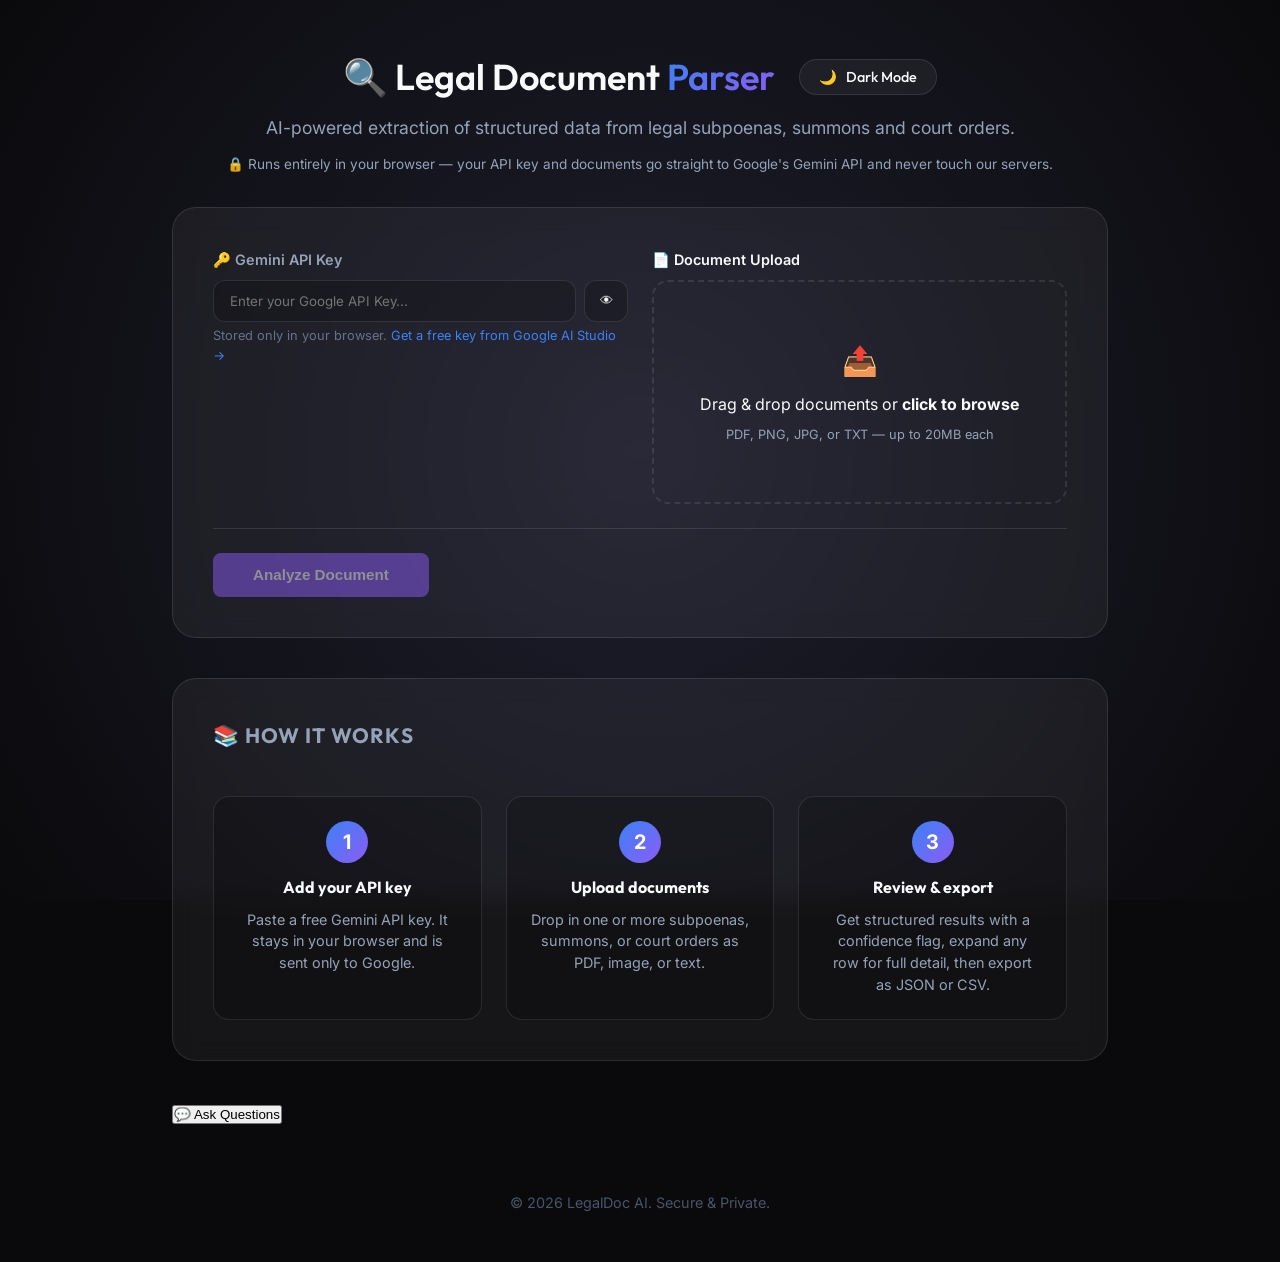
<file: index.html>
<!DOCTYPE html>
<html lang="en">

<head>
    <meta charset="UTF-8">
    <meta name="viewport" content="width=device-width, initial-scale=1.0">
    <title>Legal Doc Parser | AI-Powered Subpoena Analysis</title>
    <meta name="description" content="Drop in a subpoena, summons, or court order and get structured, reviewable data back in seconds. Runs entirely in your browser.">
    <link rel="stylesheet" href="style.css">
    <link rel="preconnect" href="https://fonts.googleapis.com">
    <link rel="preconnect" href="https://fonts.gstatic.com" crossorigin>
    <link href="https://fonts.googleapis.com/css2?family=Outfit:wght@300;400;600&family=Inter:wght@400;500&display=swap"
        rel="stylesheet">
</head>

<body>
    <div class="glass-bg"></div>
    <div class="app-container">
        <header>
            <div class="header-content">
                <h1>🔍 Legal Document <span class="gradient-text">Parser</span></h1>
                <button id="theme-toggle" class="btn-icon theme-toggle" title="Toggle Theme">
                    <span id="theme-icon">🌙</span>
                    <span id="theme-text">Dark Mode</span>
                </button>
            </div>
            <p class="subtitle">AI-powered extraction of structured data from legal subpoenas, summons and court orders.</p>
            <p class="privacy-note">🔒 Runs entirely in your browser — your API key and documents go straight to Google's Gemini API and never touch our servers.</p>
        </header>

        <main>
            <section id="main-interface" class="card">
                <div class="setup-grid">
                    <div class="input-group">
                        <label for="api-key">🔑 Gemini API Key</label>
                        <div class="key-input-row">
                            <input type="password" id="api-key" placeholder="Enter your Google API Key...">
                            <button type="button" id="toggle-key" class="btn-icon" title="Show/hide key">👁</button>
                        </div>
                        <p class="hint">Stored only in your browser. <a href="https://aistudio.google.com/apikey" target="_blank" rel="noopener">Get a free key from Google AI Studio →</a></p>
                    </div>
                    <div class="upload-container">
                        <label>📄 Document Upload</label>
                        <input type="file" id="file-input" hidden accept=".pdf,.txt,.png,.jpg,.jpeg" multiple>
                        <div id="drop-zone" class="drop-zone">
                            <div class="drop-zone-content">
                                <span class="upload-icon">📤</span>
                                <p>Drag & drop documents or <strong>click to browse</strong></p>
                                <span class="file-types">PDF, PNG, JPG, or TXT — up to 20MB each</span>
                            </div>
                        </div>
                    </div>
                </div>

                <div id="file-info" class="file-info hidden">
                    <div id="file-list" class="file-list"></div>
                </div>

                <div class="action-bar">
                    <button id="analyze-btn" class="btn-primary" disabled>Analyze Document</button>
                </div>
            </section>

            <section id="how-it-works" class="card">
                <div class="card-header">
                    <h2>📚 How It Works</h2>
                </div>
                <div class="steps-container">
                    <div class="step-card">
                        <div class="step-number">1</div>
                        <h3>Add your API key</h3>
                        <p>Paste a free Gemini API key. It stays in your browser and is sent only to Google.</p>
                    </div>
                    <div class="step-card">
                        <div class="step-number">2</div>
                        <h3>Upload documents</h3>
                        <p>Drop in one or more subpoenas, summons, or court orders as PDF, image, or text.</p>
                    </div>
                    <div class="step-card">
                        <div class="step-number">3</div>
                        <h3>Review & export</h3>
                        <p>Get structured results with a confidence flag, expand any row for full detail, then export as JSON or CSV.</p>
                    </div>
                </div>
            </section>

            <section id="status-section" class="card hidden">
                <h2><span class="icon">⚡</span> Analysis Progress</h2>
                <p id="status-text" class="status-text"></p>
                <div class="status-steps">
                    <div class="step" data-step="upload">
                        <div class="step-dot"></div>
                        <span>Uploading Document</span>
                    </div>
                    <div class="step" data-step="parse">
                        <div class="step-dot"></div>
                        <span>AI Parsing...</span>
                    </div>
                </div>
                <div class="loader-bar">
                    <div class="loader-progress"></div>
                </div>
            </section>

            <section id="error-section" class="card hidden">
                <div class="error-content">
                    <div class="error-icon">⚠️</div>
                    <h2 id="error-title">Analysis Failed</h2>
                    <p id="error-message"></p>
                    <button id="retry-btn" class="btn-primary">Try Again</button>
                </div>
            </section>

            <section id="result-section" class="card hidden">
                <div class="card-header">
                    <h2>Extraction Results</h2>
                    <div class="button-group">
                        <button id="copy-json" class="btn-secondary">Copy JSON</button>
                        <button id="download-json" class="btn-secondary">⬇ JSON</button>
                        <button id="download-csv" class="btn-secondary">⬇ CSV</button>
                    </div>
                </div>
                <p class="result-hint">Click a row to expand full details, including masked sensitive fields.</p>
                <div class="table-container">
                    <table id="results-table">
                        <thead>
                            <tr>
                                <th>File Name</th>
                                <th>Type</th>
                                <th>Customer / Company</th>
                                <th>Case #</th>
                                <th>Due Date</th>
                                <th>Confidence</th>
                                <th>Status</th>
                                <th>Download</th>
                            </tr>
                        </thead>
                        <tbody></tbody>
                    </table>
                </div>
            </section>

            <section id="chat-section" class="card hidden">
                <div class="card-header">
                    <h2><span class="icon">💬</span> Document Assistant</h2>
                </div>
                <div id="chat-history" class="chat-history">
                    <div class="chat-message ai">
                        How can I help you understand these documents?
                    </div>
                </div>
                <div class="chat-input-group">
                    <input type="text" id="chat-input" placeholder="Ask a question about the document(s)...">
                    <button id="send-chat" class="btn-primary">Send</button>
                </div>
            </section>
        </main>

        <button id="chat-float-btn" class="chat-float-btn" title="Ask questions about your documents">
            💬 Ask Questions
        </button>

        <footer>
            <p>&copy; 2026 LegalDoc AI. Secure & Private.</p>
        </footer>
    </div>

    <script type="module" src="app.js"></script>
</body>

</html>
</file>
<file: style.css>
:root {
    --bg-dark: #0a0a0c;
    --card-bg: rgba(255, 255, 255, 0.05);
    --accent-blue: #3b82f6;
    --accent-purple: #8b5cf6;
    --text-primary: #f8fafc;
    --text-secondary: #94a3b8;
    --border-color: rgba(255, 255, 255, 0.1);
    --glass-blur: 12px;
    --input-bg: rgba(0, 0, 0, 0.2);
    --glass-gradient: radial-gradient(circle at 50% 50%, #1e1e2e 0%, #0a0a0c 100%);
}

body.light-theme {
    --bg-dark: #f8fafc;
    --card-bg: rgba(255, 255, 255, 0.8);
    --text-primary: #1e293b;
    --text-secondary: #64748b;
    --border-color: rgba(0, 0, 0, 0.1);
    --input-bg: rgba(255, 255, 255, 0.9);
    --glass-gradient: radial-gradient(circle at 50% 50%, #f1f5f9 0%, #f8fafc 100%);
}

* {
    margin: 0;
    padding: 0;
    box-sizing: border-box;
}

body {
    font-family: 'Inter', sans-serif;
    background-color: var(--bg-dark);
    color: var(--text-primary);
    line-height: 1.6;
    overflow-x: hidden;
    min-height: 100vh;
}

h1,
h2,
h3 {
    font-family: 'Outfit', sans-serif;
}

.glass-bg {
    position: fixed;
    top: 0;
    left: 0;
    width: 100%;
    height: 100%;
    background: var(--glass-gradient);
    z-index: -1;
}

.glass-bg::after {
    content: '';
    position: absolute;
    top: -50%;
    left: -50%;
    width: 200%;
    height: 200%;
    background: url('https://grainy-gradients.vercel.app/noise.svg');
    opacity: 0.05;
    pointer-events: none;
}

.app-container {
    max-width: 1000px;
    margin: 0 auto;
    padding: 3rem 2rem;
}

header {
    text-align: center;
    margin-bottom: 2rem;
}

.header-content {
    display: flex;
    justify-content: center;
    align-items: center;
    gap: 1.5rem;
    margin-bottom: 0.5rem;
    position: relative;
}

h1 {
    font-size: 2.25rem;
    font-weight: 600;
}

.theme-toggle {
    font-size: 0.9rem;
    padding: 0.5rem 1.2rem;
    cursor: pointer;
    background: var(--card-bg);
    border: 1px solid var(--border-color);
    border-radius: 2rem;
    display: flex;
    align-items: center;
    gap: 0.6rem;
    transition: all 0.3s ease;
    color: var(--text-primary);
    font-family: 'Outfit', sans-serif;
    font-weight: 500;
}

.theme-toggle:hover {
    transform: scale(1.1);
    border-color: var(--accent-blue);
}

.gradient-text {
    background: linear-gradient(135deg, var(--accent-blue), var(--accent-purple));
    -webkit-background-clip: text;
    background-clip: text;
    -webkit-text-fill-color: transparent;
}

.subtitle {
    color: var(--text-secondary);
    font-size: 1.1rem;
}

.card {
    background: var(--card-bg);
    backdrop-filter: blur(var(--glass-blur));
    border: 1px solid var(--border-color);
    border-radius: 1.5rem;
    padding: 2.5rem;
    margin-bottom: 2.5rem;
    transition: transform 0.3s ease, border-color 0.3s ease;
}

.card:hover {
    border-color: rgba(59, 130, 246, 0.3);
}

h2 {
    font-size: 1.3rem;
    margin-bottom: 1.25rem;
    display: flex;
    align-items: center;
    gap: 0.5rem;
    text-transform: uppercase;
    letter-spacing: 0.05em;
    color: var(--text-secondary);
}

.setup-grid {
    display: grid;
    grid-template-columns: 1fr 1fr;
    gap: 1.5rem;
    margin-bottom: 1rem;
}

.upload-container label,
.input-group label {
    display: block;
    color: var(--text-primary);
    margin-bottom: 0.5rem;
    font-size: 0.9rem;
    font-weight: 600;
}

.input-group label {
    display: block;
    color: var(--text-secondary);
    margin-bottom: 0.5rem;
    font-size: 0.9rem;
}

input[type="password"] {
    width: 100%;
    background: var(--input-bg);
    border: 1px solid var(--border-color);
    padding: 0.75rem 1rem;
    border-radius: 0.75rem;
    color: var(--text-primary);
    font-family: inherit;
    transition: border-color 0.3s ease;
}

input[type="password"]:focus {
    outline: none;
    border-color: var(--accent-blue);
}

.hint {
    font-size: 0.8rem;
    color: #64748b;
    margin-top: 0.25rem;
}

.drop-zone {
    border: 2px dashed var(--border-color);
    border-radius: 1rem;
    padding: 3.5rem 2rem;
    text-align: center;
    cursor: pointer;
    transition: background-color 0.3s ease, border-color 0.3s ease;
}

.drop-zone:hover,
.drop-zone.drag-over {
    background-color: rgba(59, 130, 246, 0.05);
    border-color: var(--accent-blue);
}

.upload-icon {
    font-size: 1.8rem;
    display: block;
    margin-bottom: 0.5rem;
}

.file-types {
    display: block;
    font-size: 0.8rem;
    color: var(--text-secondary);
    margin-top: 0.5rem;
}

.file-info {
    margin-top: 1rem;
    background: var(--input-bg);
    padding: 0.75rem 1rem;
    border-radius: 0.75rem;
    display: flex;
    justify-content: space-between;
    align-items: center;
}

.hidden {
    display: none !important;
}

.action-bar {
    display: flex;
    justify-content: space-between;
    align-items: center;
    margin-top: 1.5rem;
    gap: 1rem;
    padding-top: 1.5rem;
    border-top: 1px solid var(--border-color);
}

.format-selection {
    display: flex;
    align-items: center;
    gap: 0.75rem;
    background: var(--input-bg);
    padding: 0.4rem 0.75rem;
    border-radius: 0.5rem;
    border: 1px solid var(--border-color);
}

.format-label {
    font-size: 0.9rem;
    color: var(--text-secondary);
}

.radio-group {
    display: flex;
    gap: 1rem;
}

.radio-group input[type="radio"] {
    display: none;
}

.radio-group label {
    padding: 0.4rem 1rem;
    background: rgba(255, 255, 255, 0.05);
    border: 1px solid var(--border-color);
    border-radius: 0.5rem;
    font-size: 0.85rem;
    cursor: pointer;
    transition: all 0.3s ease;
}

.radio-group input[type="radio"]:checked+label {
    background: var(--accent-blue);
    border-color: var(--accent-blue);
    box-shadow: 0 0 10px rgba(59, 130, 246, 0.3);
}

.btn-primary {
    background: var(--accent-purple);
    color: white;
    border: none;
    padding: 0.85rem 2.5rem;
    border-radius: 0.5rem;
    font-size: 0.95rem;
    font-weight: 600;
    cursor: pointer;
    transition: all 0.3s ease;
    white-space: nowrap;
}

#analyze-btn {
    width: auto;
    margin-top: 0;
}

.btn-primary:hover {
    opacity: 0.9;
}

.btn-primary:disabled {
    opacity: 0.5;
    cursor: not-allowed;
}

.status-steps {
    display: flex;
    flex-direction: column;
    gap: 1rem;
    margin-bottom: 1.5rem;
}

.step {
    display: flex;
    align-items: center;
    gap: 1rem;
    color: var(--text-secondary);
}

.step.active {
    color: var(--text-primary);
}

.step-dot {
    width: 10px;
    height: 10px;
    border-radius: 50%;
    background: var(--border-color);
}

.step.active .step-dot {
    background: var(--accent-blue);
    box-shadow: 0 0 10px var(--accent-blue);
    animation: pulse 1.5s infinite;
}

.loader-bar {
    height: 4px;
    background: var(--border-color);
    border-radius: 2px;
    overflow: hidden;
}

.loader-progress {
    height: 100%;
    width: 0%;
    background: linear-gradient(90deg, var(--accent-blue), var(--accent-purple));
    transition: width 0.5s ease;
}

.result-container {
    background: var(--input-bg);
    border-radius: 1rem;
    padding: 1.5rem;
    max-height: 500px;
    overflow-y: auto;
    border: 1px solid var(--border-color);
}

pre {
    font-family: 'Monaco', 'Consolas', monospace;
    font-size: 0.9rem;
    color: var(--text-primary);
    white-space: pre-wrap;
    word-break: break-word;
}

.card-header {
    display: flex;
    justify-content: space-between;
    align-items: center;
    margin-bottom: 1.5rem;
    flex-wrap: wrap;
    gap: 1rem;
}

.button-group {
    display: flex;
    gap: 0.5rem;
}

.btn-secondary {
    background: rgba(255, 255, 255, 0.1);
    color: white;
    border: 1px solid var(--border-color);
    padding: 0.5rem 1rem;
    border-radius: 0.5rem;
    font-size: 0.85rem;
    cursor: pointer;
    transition: all 0.2s ease;
}

.btn-secondary:hover {
    background: rgba(255, 255, 255, 0.2);
    border-color: var(--accent-blue);
}

body.light-theme .btn-secondary {
    background: rgba(0, 0, 0, 0.05);
    color: var(--text-primary);
}

/* Table Styles */
.table-container {
    width: 100%;
    overflow-x: auto;
    margin-bottom: 1.5rem;
    border-radius: 1rem;
    border: 1px solid var(--border-color);
}

table {
    width: 100%;
    border-collapse: collapse;
    font-size: 0.9rem;
    text-align: left;
}

th,
td {
    padding: 0.6rem;
    border-bottom: 1px solid var(--border-color);
}

th {
    background: rgba(0, 0, 0, 0.1);
    color: var(--text-secondary);
    font-weight: 600;
    text-transform: uppercase;
    font-size: 0.75rem;
    letter-spacing: 0.05em;
}

tr:last-child td {
    border-bottom: none;
}

.tag {
    padding: 0.25rem 0.6rem;
    border-radius: 2rem;
    font-size: 0.75rem;
    font-weight: 600;
}

.tag-verified {
    background: rgba(34, 197, 94, 0.15);
    color: #22c55e;
}

.tag-review {
    background: rgba(239, 68, 68, 0.15);
    color: #ef4444;
}

.download-link {
    color: var(--text-primary);
    text-decoration: none;
    display: flex;
    align-items: center;
    gap: 0.4rem;
}

.download-link:hover {
    color: var(--accent-blue);
}

/* Chatbot Styles */
.chat-history {
    height: 300px;
    overflow-y: auto;
    display: flex;
    flex-direction: column;
    gap: 1rem;
    padding: 1rem;
    background: var(--input-bg);
    border-radius: 1rem;
    margin-bottom: 1rem;
    border: 1px solid var(--border-color);
}

.chat-message {
    max-width: 80%;
    padding: 0.75rem 1rem;
    border-radius: 1rem;
    font-size: 0.9rem;
    line-height: 1.4;
}

.chat-message.ai {
    align-self: flex-start;
    background: rgba(255, 255, 255, 0.1);
    border-bottom-left-radius: 0.2rem;
}

.chat-message.user {
    align-self: flex-end;
    background: var(--accent-blue);
    color: white;
    border-bottom-right-radius: 0.2rem;
}

.chat-input-group {
    display: flex;
    gap: 0.75rem;
}

#chat-input {
    flex: 1;
    background: var(--input-bg);
    border: 1px solid var(--border-color);
    padding: 0.75rem 1rem;
    border-radius: 0.75rem;
    color: var(--text-primary);
    font-family: inherit;
}

#chat-input:focus {
    outline: none;
    border-color: var(--accent-blue);
}

#send-chat {
    width: auto;
    padding: 0 1.5rem;
    margin-top: 0;
}

footer {
    text-align: center;
    margin-top: 4rem;
    color: #475569;
    font-size: 0.9rem;
}

@keyframes pulse {
    0% {
        transform: scale(1);
        opacity: 1;
    }

    50% {
        transform: scale(1.5);
        opacity: 0.5;
    }

    100% {
        transform: scale(1);
        opacity: 1;
    }
}

/* ---------- Privacy note ---------- */
.privacy-note {
    color: var(--text-secondary);
    font-size: 0.85rem;
    margin-top: 0.75rem;
}

/* ---------- API key input ---------- */
.key-input-row {
    display: flex;
    gap: 0.5rem;
}

.key-input-row input[type="password"],
.key-input-row input[type="text"] {
    flex: 1;
}

.key-input-row .btn-icon {
    background: var(--input-bg);
    border: 1px solid var(--border-color);
    border-radius: 0.75rem;
    padding: 0 0.9rem;
    cursor: pointer;
    color: var(--text-primary);
}

.hint a {
    color: var(--accent-blue);
    text-decoration: none;
}

.hint a:hover {
    text-decoration: underline;
}

/* ---------- File list ---------- */
.file-list {
    display: flex;
    flex-direction: column;
    gap: 0.5rem;
}

.file-chip {
    background: var(--input-bg);
    padding: 0.6rem 1rem;
    border-radius: 0.75rem;
    display: flex;
    align-items: center;
    gap: 0.75rem;
    border: 1px solid var(--border-color);
}

.file-chip-name {
    flex: 1;
    overflow: hidden;
    text-overflow: ellipsis;
    white-space: nowrap;
}

.file-chip-size {
    color: var(--text-secondary);
    font-size: 0.8rem;
}

.file-chip-remove {
    background: none;
    border: none;
    color: var(--text-secondary);
    cursor: pointer;
    font-size: 0.9rem;
}

.file-chip-remove:hover {
    color: #ef4444;
}

.status-text {
    color: var(--text-secondary);
    font-size: 0.9rem;
    margin-bottom: 1rem;
}

/* ---------- How It Works ---------- */
.steps-container {
    display: grid;
    grid-template-columns: repeat(auto-fit, minmax(220px, 1fr));
    gap: 1.5rem;
}

.step-card {
    background: var(--input-bg);
    border-radius: 1rem;
    padding: 1.5rem;
    text-align: center;
    border: 1px solid var(--border-color);
}

.step-number {
    width: 42px;
    height: 42px;
    border-radius: 50%;
    background: linear-gradient(135deg, var(--accent-blue), var(--accent-purple));
    color: white;
    font-size: 1.25rem;
    font-weight: 700;
    display: flex;
    align-items: center;
    justify-content: center;
    margin: 0 auto 0.75rem;
}

.step-card h3 {
    color: var(--text-primary);
    font-size: 1rem;
    margin-bottom: 0.5rem;
}

.step-card p {
    color: var(--text-secondary);
    font-size: 0.9rem;
    line-height: 1.5;
    margin: 0;
}

/* ---------- Error section ---------- */
.error-content {
    text-align: center;
    padding: 1.5rem;
}

.error-icon {
    font-size: 3rem;
    margin-bottom: 1rem;
}

#error-title {
    color: #ef4444;
    margin-bottom: 0.75rem;
    font-size: 1.3rem;
    text-transform: none;
    justify-content: center;
}

#error-message {
    color: var(--text-primary);
    font-size: 1rem;
    margin-bottom: 1.5rem;
    line-height: 1.6;
    white-space: pre-line;
}

/* ---------- Result hint & extra tags ---------- */
.result-hint {
    color: var(--text-secondary);
    font-size: 0.85rem;
    margin: -0.75rem 0 1rem;
}

tr.clickable {
    cursor: pointer;
    transition: background-color 0.2s ease;
}

tr.clickable:hover {
    background-color: rgba(59, 130, 246, 0.05);
}

.tag-pending {
    background: rgba(148, 163, 184, 0.15);
    color: var(--text-secondary);
}

.tag-error {
    background: rgba(239, 68, 68, 0.15);
    color: #ef4444;
}

.tag-neutral {
    background: rgba(148, 163, 184, 0.15);
    color: var(--text-secondary);
}

td[title]:not([title=""]) {
    text-decoration: underline dotted;
    text-decoration-color: var(--text-secondary);
    text-underline-offset: 3px;
}

/* ---------- Expandable row details ---------- */
.row-details-row td {
    padding: 0;
    border-bottom: 2px solid var(--accent-blue);
}

.row-details {
    padding: 1.5rem;
    background: var(--input-bg);
}

.row-details p {
    color: var(--text-primary);
    line-height: 1.6;
    margin-bottom: 1.25rem;
}

.row-details h4 {
    font-size: 0.9rem;
    margin-bottom: 0.75rem;
    color: var(--text-primary);
}

.detail-grid {
    display: grid;
    grid-template-columns: repeat(auto-fit, minmax(180px, 1fr));
    gap: 0.75rem;
    margin-bottom: 1.25rem;
}

.detail-item {
    display: flex;
    flex-direction: column;
    gap: 0.25rem;
}

.detail-label {
    font-size: 0.7rem;
    color: var(--text-secondary);
    font-weight: 600;
    text-transform: uppercase;
    letter-spacing: 0.05em;
}

.detail-value {
    color: var(--text-primary);
    font-size: 0.9rem;
    display: flex;
    align-items: center;
    gap: 0.5rem;
}

.reveal-btn {
    background: none;
    border: 1px solid var(--border-color);
    border-radius: 0.4rem;
    color: var(--accent-blue);
    font-size: 0.7rem;
    padding: 0.1rem 0.4rem;
    cursor: pointer;
}
</file>
